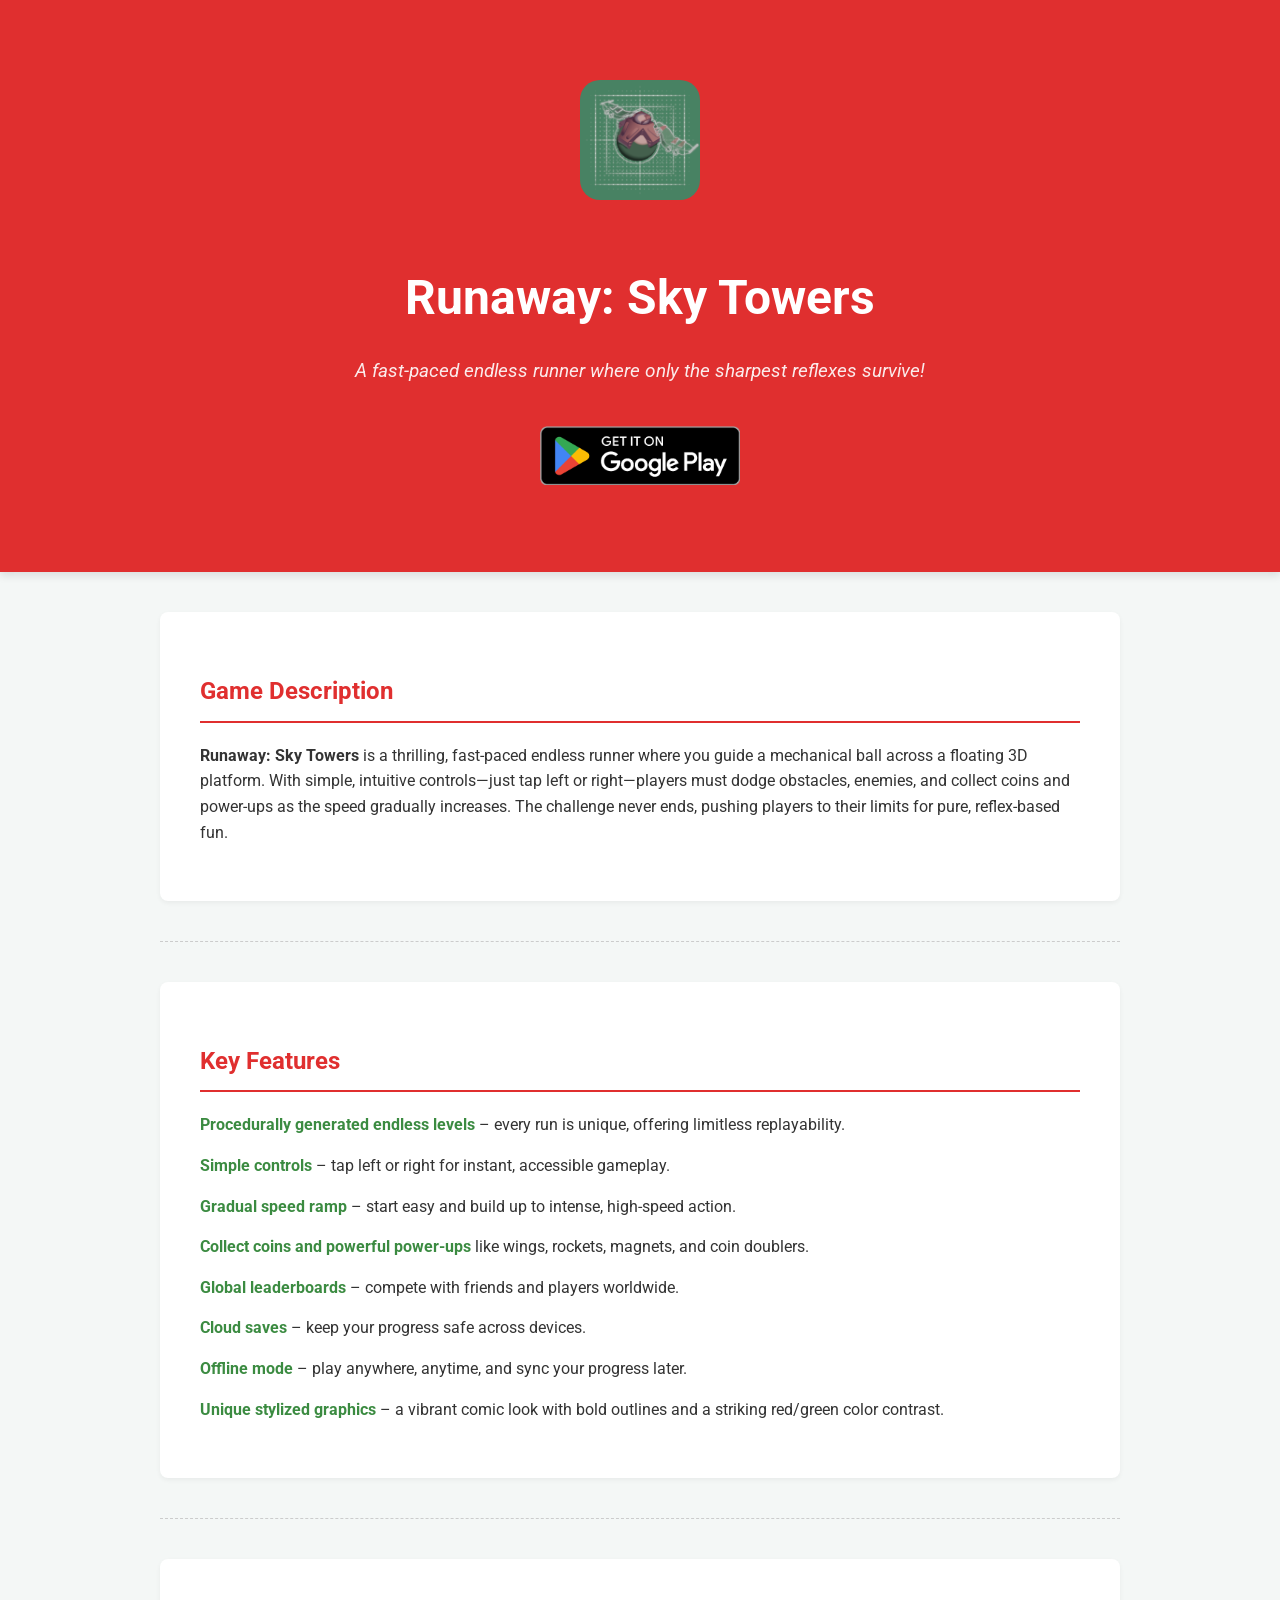
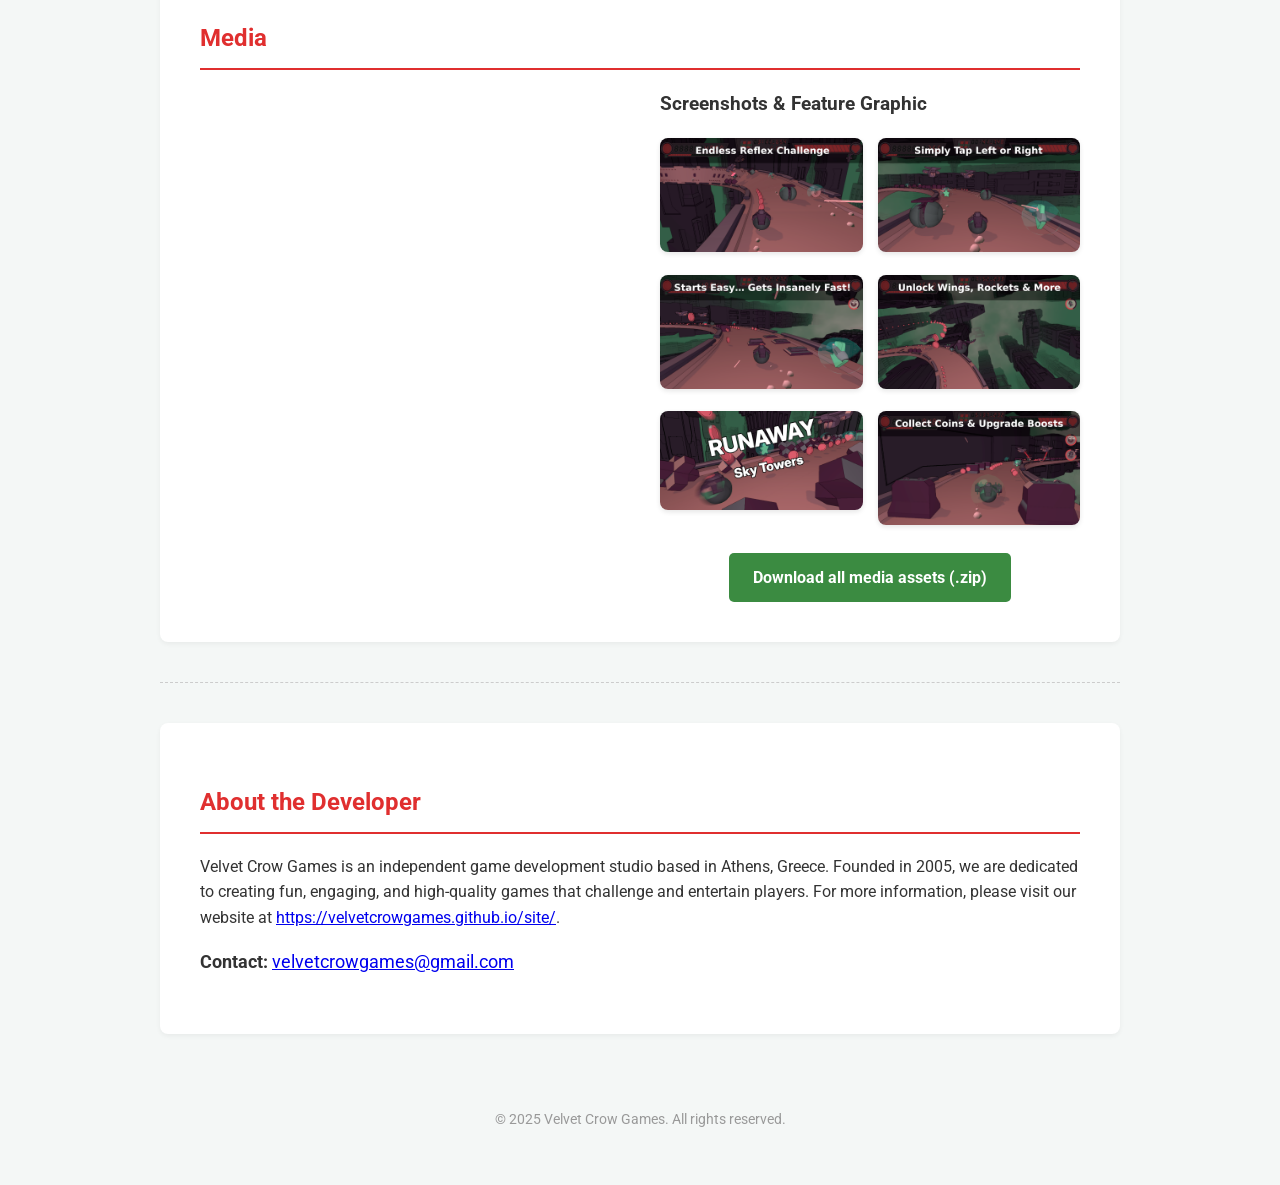
<file: index.html>
<!DOCTYPE html>
<html lang="en">
<head>
    <meta charset="UTF-8">
    <meta name="viewport" content="width=device-width, initial-scale=1.0">
    <link rel="icon" href="favicon.ico" type="image/x-icon">
    <title>Runaway: Sky Towers - Press Kit</title>
    <link rel="stylesheet" href="style.css">
    <link rel="preconnect" href="https://fonts.googleapis.com">
    <link rel="preconnect" href="https://fonts.gstatic.com" crossorigin>
    <link href="https://fonts.googleapis.com/css2?family=Roboto:wght@400;700&display=swap" rel="stylesheet">
</head>
<body>

    <header class="hero">
        <div class="container">
            <img src="images/logo512.png" alt="Runaway: Sky Towers Game Icon" class="game-icon">
            <h1>Runaway: Sky Towers</h1>
            <p class="tagline">A fast-paced endless runner where only the sharpest reflexes survive!</p>
            <a href="https://play.google.com/store/apps/details?id=com.mtrstd.runaway" class="download-link">
                <img src="images/GetItOnGooglePlay_Badge_Web_color_English.png" alt="Get it on Google Play" class="google-play-badge">
            </a>
        </div>
    </header>

    <main class="container">

        <section class="game-info">
            <h2>Game Description</h2>
            <p><strong>Runaway: Sky Towers</strong> is a thrilling, fast-paced endless runner where you guide a mechanical ball across a floating 3D platform. With simple, intuitive controls—just tap left or right—players must dodge obstacles, enemies, and collect coins and power-ups as the speed gradually increases. The challenge never ends, pushing players to their limits for pure, reflex-based fun.</p>
        </section>

        <hr>

        <section class="features">
            <h2>Key Features</h2>
            <ul>
                <li><strong>Procedurally generated endless levels</strong> – every run is unique, offering limitless replayability.</li>
                <li><strong>Simple controls</strong> – tap left or right for instant, accessible gameplay.</li>
                <li><strong>Gradual speed ramp</strong> – start easy and build up to intense, high-speed action.</li>
                <li><strong>Collect coins and powerful power-ups</strong> like wings, rockets, magnets, and coin doublers.</li>
                <li><strong>Global leaderboards</strong> – compete with friends and players worldwide.</li>
                <li><strong>Cloud saves</strong> – keep your progress safe across devices.</li>
                <li><strong>Offline mode</strong> – play anywhere, anytime, and sync your progress later.</li>
                <li><strong>Unique stylized graphics</strong> – a vibrant comic look with bold outlines and a striking red/green color contrast.</li>
            </ul>
        </section>

        <hr>

        <section class="media">
            <h2>Media</h2>
            <div class="media-container">
                <div class="video-embed">
                    <iframe width="560" height="315" src="https://www.youtube.com/embed/vqihbIUhgPY?si=bxf9UjQrjkVj0zNG" title="YouTube video player" frameborder="0" allow="accelerometer; autoplay; clipboard-write; encrypted-media; gyroscope; picture-in-picture; web-share" referrerpolicy="strict-origin-when-cross-origin" allowfullscreen></iframe>
                </div>
                <div class="image-gallery">
                    <h3>Screenshots & Feature Graphic</h3>
                    <div class="gallery-grid">
                        <a href="images/shot1-thumbnail.png" download>
                            <img src="images/shot1.png" alt="Screenshot 1">
                        </a>
                        <a href="images/shot2-thumbnail.png" download>
                            <img src="images/shot2.png" alt="Screenshot 1">
                        </a>
                        <a href="images/shot3-thumbnail.png" download>
                            <img src="images/shot3.png" alt="Screenshot 1">
                        </a>
                        <a href="images/shot4-thumbnail.png" download>
                            <img src="images/shot4.png" alt="Screenshot 1">
                        </a>
                        <a href="images/feature-graphic-thumbnail.png" download>
                            <img src="images/feature-graphic.png" alt="Screenshot 1">
                        </a>
                        <a href="images/shot5-thumbnail.png" download>
                            <img src="images/shot5.png" alt="Screenshot 1">
                        </a>
                    </div>
                    <a href="assets.zip" class="download-all-button" download>Download all media assets (.zip)</a>
                </div>
            </div>
        </section>

        <hr>

        <section class="about-dev">
            <h2>About the Developer</h2>
            <p>Velvet Crow Games is an independent game development studio based in Athens, Greece. Founded in 2005, we are dedicated to creating fun, engaging, and high-quality games that challenge and entertain players. For more information, please visit our website at <a href="https://velvetcrowgames.github.io/site/">https://velvetcrowgames.github.io/site/</a>.</p>
            <p class="contact-info"><strong>Contact:</strong> <a href="mailto:velvetcrowgames@gmail.com">velvetcrowgames@gmail.com</a></p>
        </section>

    </main>

    <footer>
        <div class="container">
            <p>&copy; 2025 Velvet Crow Games. All rights reserved.</p>
        </div>
    </footer>

</body>
</html>
</file>
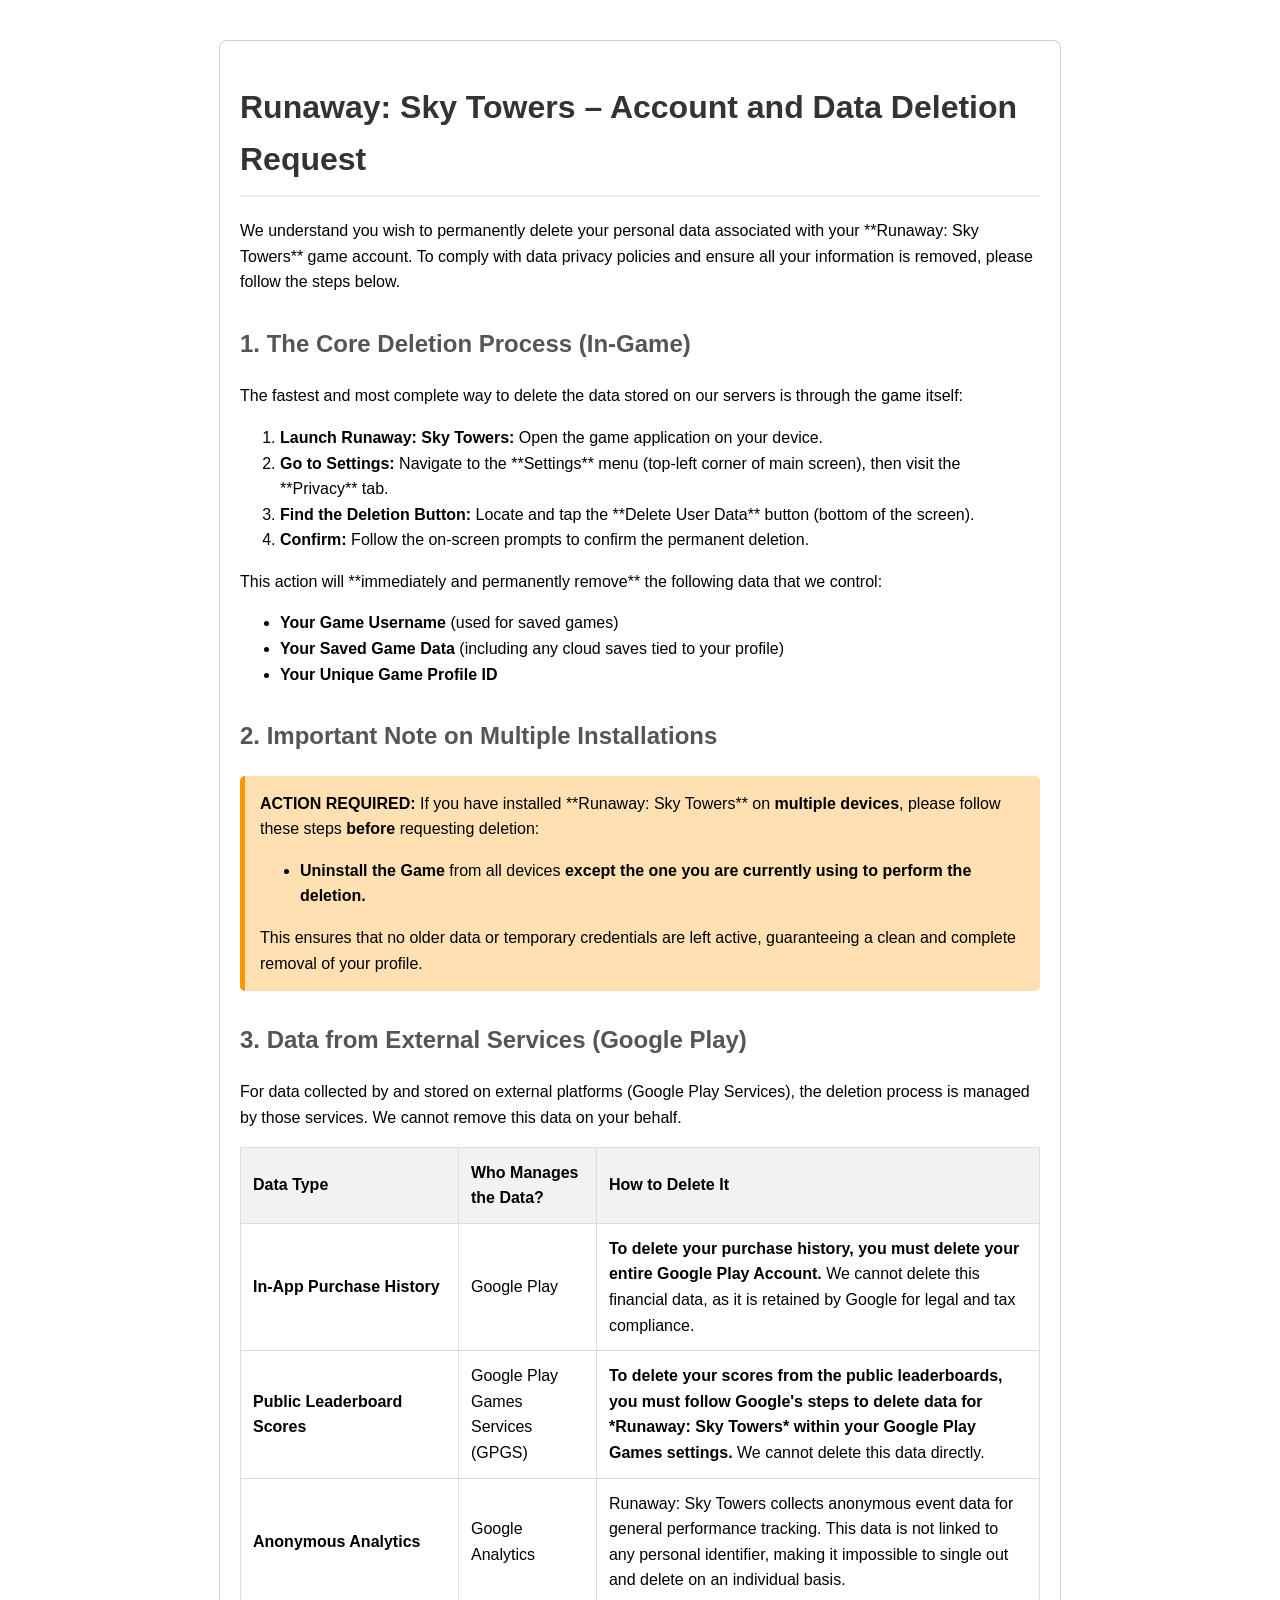
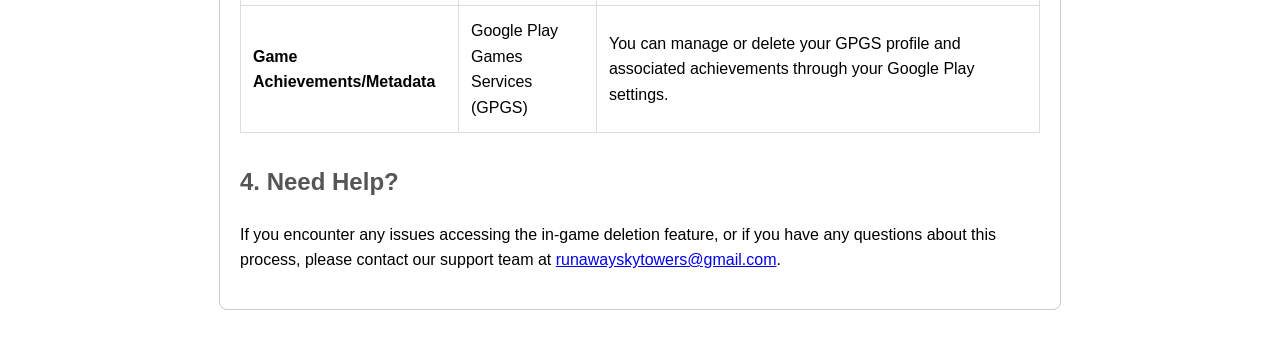
<file: pages/data_deletion.html>
<!DOCTYPE html>
<html lang="en">

<head>
    <meta charset="UTF-8">
    <meta name="viewport" content="width=device-width, initial-scale=1.0">
    <title>Runaway: Sky Towers Data Deletion Request</title>
    <style>
        body {
            font-family: Arial, sans-serif;
            line-height: 1.6;
            max-width: 800px;
            margin: 40px auto;
            padding: 20px;
            border: 1px solid #ccc;
            border-radius: 8px;
        }

        h1 {
            color: #333;
            border-bottom: 2px solid #eee;
            padding-bottom: 10px;
        }

        h2 {
            color: #555;
            margin-top: 30px;
        }

        .alert {
            background-color: #ffe0b2;
            padding: 15px;
            border-radius: 5px;
            margin-bottom: 20px;
            border-left: 5px solid #ff9800;
        }

        table {
            width: 100%;
            border-collapse: collapse;
            margin-top: 15px;
        }

        th,
        td {
            border: 1px solid #ddd;
            padding: 12px;
            text-align: left;
        }

        th {
            background-color: #f2f2f2;
        }
    </style>
</head>

<body>

    <h1>Runaway: Sky Towers – Account and Data Deletion Request</h1>

    <p>We understand you wish to permanently delete your personal data associated with your **Runaway: Sky Towers** game
        account. To comply with data privacy policies and ensure all your information is removed, please follow the
        steps below.</p>

    <h2>1. The Core Deletion Process (In-Game)</h2>
    <p>The fastest and most complete way to delete the data stored on our servers is through the game itself:</p>
    <ol>
        <li><strong>Launch Runaway: Sky Towers:</strong> Open the game application on your device.</li>
        <li><strong>Go to Settings:</strong> Navigate to the **Settings** menu (top-left corner of main screen), then visit the **Privacy** tab.</li>
        <li><strong>Find the Deletion Button:</strong> Locate and tap the **Delete User Data** button (bottom of the screen).
        </li>
        <li><strong>Confirm:</strong> Follow the on-screen prompts to confirm the permanent deletion.</li>
    </ol>

    <p>This action will **immediately and permanently remove** the following data that we control:</p>
    <ul>
        <li><strong>Your Game Username</strong> (used for saved games)</li>
        <li><strong>Your Saved Game Data</strong> (including any cloud saves tied to your profile)</li>
        <li><strong>Your Unique Game Profile ID</strong></li>
    </ul>

    <h2>2. Important Note on Multiple Installations</h2>
    <div class="alert">
        <strong>ACTION REQUIRED:</strong> If you have installed **Runaway: Sky Towers** on <strong>multiple
            devices</strong>, please follow these steps <strong>before</strong> requesting deletion:
        <ul>
            <li><strong>Uninstall the Game</strong> from all devices <strong>except the one you are currently using to
                    perform the deletion.</strong></li>
        </ul>
        This ensures that no older data or temporary credentials are left active, guaranteeing a clean and complete
        removal of your profile.
    </div>


    <h2>3. Data from External Services (Google Play)</h2>
    <p>For data collected by and stored on external platforms (Google Play Services), the deletion process is managed by
        those services. We cannot remove this data on your behalf.</p>

    <table>
        <thead>
            <tr>
                <th>Data Type</th>
                <th>Who Manages the Data?</th>
                <th>How to Delete It</th>
            </tr>
        </thead>
        <tbody>
            <tr>
                <td><strong>In-App Purchase History</strong></td>
                <td>Google Play</td>
                <td><strong>To delete your purchase history, you must delete your entire Google Play Account.</strong>
                    We cannot delete this financial data, as it is retained by Google for legal and tax compliance.</td>
            </tr>
            <tr>
                <td><strong>Public Leaderboard Scores</strong></td>
                <td>Google Play Games Services (GPGS)</td>
                <td><strong>To delete your scores from the public leaderboards, you must follow Google's steps to delete
                        data for *Runaway: Sky Towers* within your Google Play Games settings.</strong> We cannot delete
                    this data directly.</td>
            </tr>
            <tr>
                <td><strong>Anonymous Analytics</strong></td>
                <td>Google Analytics</td>
                <td>Runaway: Sky Towers collects anonymous event data for general performance tracking. This data is not
                    linked to any personal identifier, making it impossible to single out and delete on an individual
                    basis.</td>
            </tr>
            <tr>
                <td><strong>Game Achievements/Metadata</strong></td>
                <td>Google Play Games Services (GPGS)</td>
                <td>You can manage or delete your GPGS profile and associated achievements through your Google Play
                    settings.</td>
            </tr>
        </tbody>
    </table>

    <h2>4. Need Help?</h2>
    <p>If you encounter any issues accessing the in-game deletion feature, or if you have any questions about this
        process, please contact our support team at <a
            href="mailto:runawayskytowers@gmail.com">runawayskytowers@gmail.com</a>.</p>

</body>

</html>
</file>
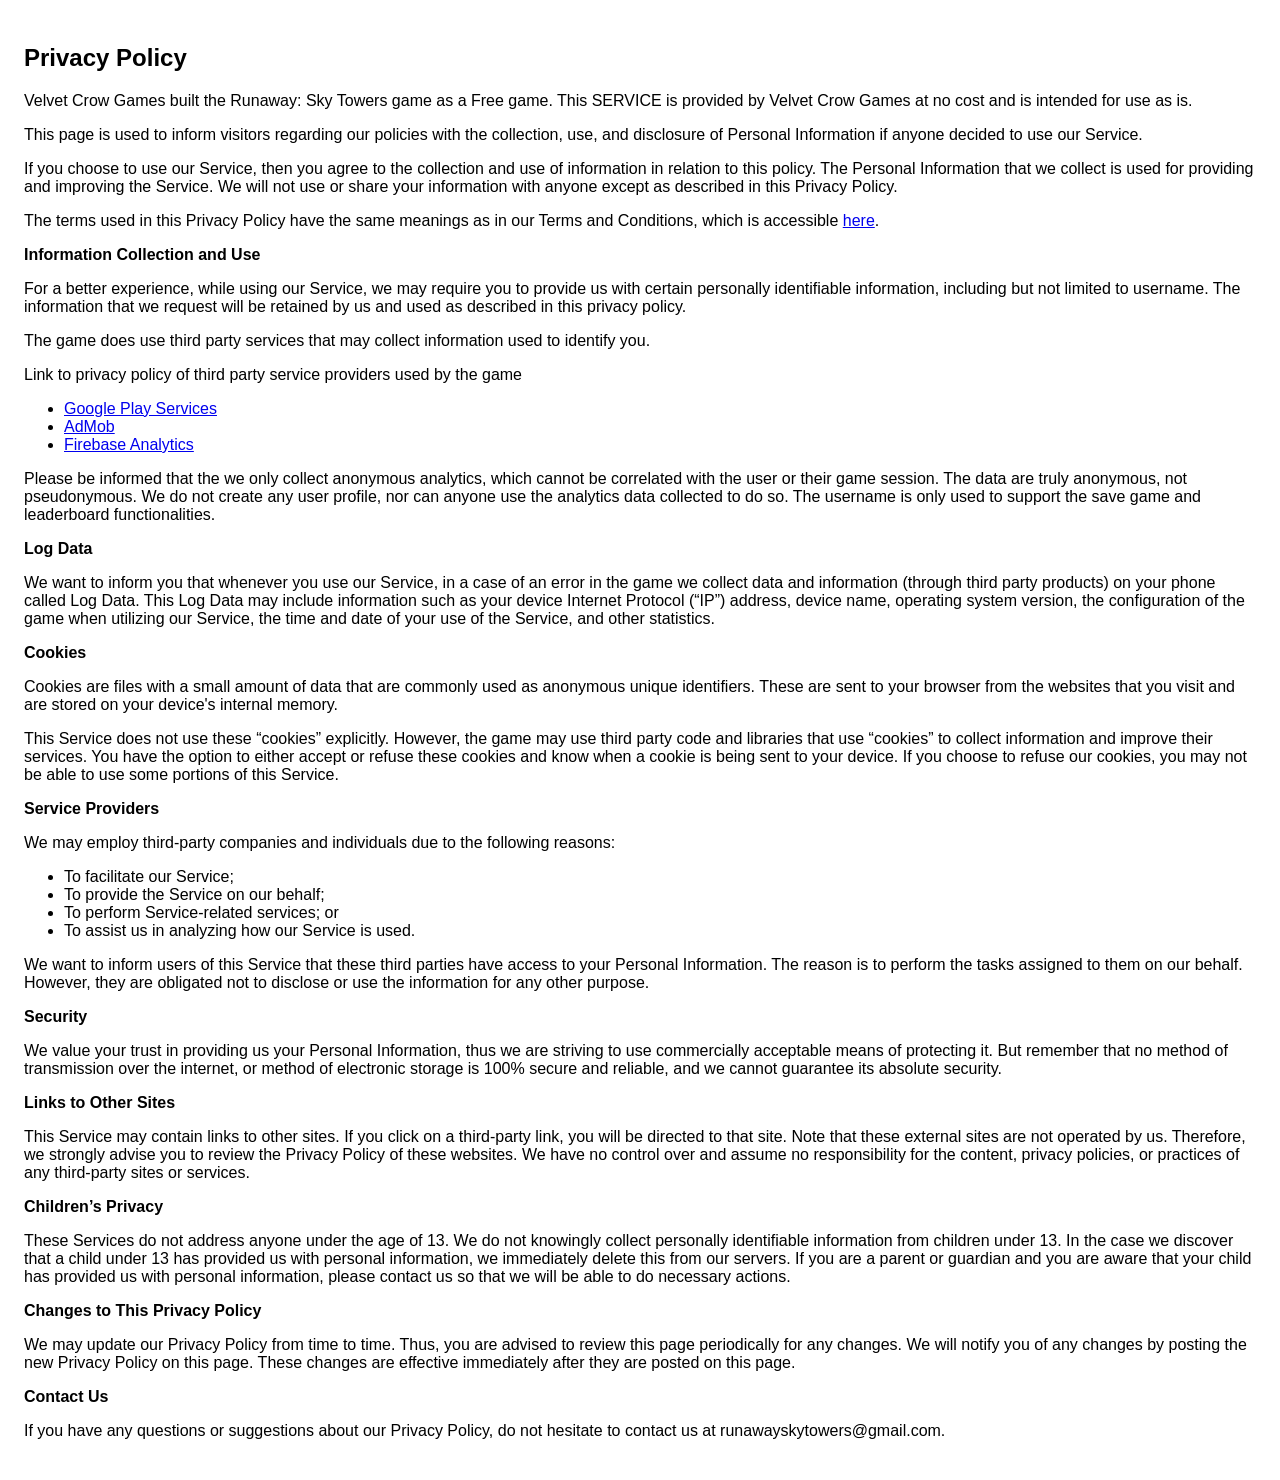
<file: pages/privacy_policy.html>
<!DOCTYPE html>
<html>

<head>
  <meta charset='utf-8'>
  <meta name='viewport' content='width=device-width'>
  <title>Privacy Policy</title>
  <style>
    body {
      font-family: 'Helvetica Neue', Helvetica, Arial, sans-serif;
      padding: 1em;
    }
  </style>
</head>

<body>
  <h2>Privacy Policy</h2>
  <p>
    Velvet Crow Games built the Runaway: Sky Towers game as
    a Free game. This SERVICE is provided by
    Velvet Crow Games at no cost and is intended for
    use as is.
  </p>
  <p>
    This page is used to inform visitors regarding
    our policies with the collection, use, and
    disclosure of Personal Information if anyone decided to use
    our Service.
  </p>
  <p>
    If you choose to use our Service, then you agree
    to the collection and use of information in relation to this
    policy. The Personal Information that we collect is
    used for providing and improving the Service.
    We will not use or share your
    information with anyone except as described in this Privacy
    Policy.
  </p>
  <p>
    The terms used in this Privacy Policy have the same meanings
    as in our Terms and Conditions, which is accessible <a
      href="https://velvetcrowgames.github.io/runaway-sky-towers/pages/terms_and_conditions.html">here</a>.
  </p>
  <p><strong>Information Collection and Use</strong></p>
  <p>
    For a better experience, while using our Service,
    we may require you to provide us with certain
    personally identifiable information, including but not limited to username. The
    information that we request will be
    retained by us and used as described in this privacy policy.
  </p>
  <p>
    The game does use third party services that may collect
    information used to identify you.
  </p>
  <div>
    <p>
      Link to privacy policy of third party service providers
      used by the game
    </p>
    <ul>
      <li><a href="https://www.google.com/policies/privacy/" target="_blank">Google Play Services</a></li>
      <li><a href="https://support.google.com/admob/answer/6128543?hl=en" target="_blank">AdMob</a></li>
      <li><a href="https://firebase.google.com/policies/analytics" target="_blank">Firebase Analytics</a></li>
      <!----><!----><!----><!----><!----><!----><!----><!----><!----><!----><!---->
    </ul>
    <p>
      Please be informed that the we only collect anonymous analytics, which cannot be correlated with the user or their
      game session. The data are truly anonymous, not pseudonymous. We do not create any user profile, nor can anyone
      use the analytics data collected to do so. The username is only used to support the save game and leaderboard
      functionalities.
    </p>
  </div>
  <p><strong>Log Data</strong></p>
  <p>
    We want to inform you that whenever
    you use our Service, in a case of an error in the
    game we collect data and information (through third
    party products) on your phone called Log Data. This Log Data
    may include information such as your device Internet
    Protocol (“IP”) address, device name, operating system
    version, the configuration of the game when utilizing
    our Service, the time and date of your use of the
    Service, and other statistics.
  </p>
  <p><strong>Cookies</strong></p>
  <p>
    Cookies are files with a small amount of data that are
    commonly used as anonymous unique identifiers. These are
    sent to your browser from the websites that you visit and
    are stored on your device's internal memory.
  </p>
  <p>
    This Service does not use these “cookies” explicitly.
    However, the game may use third party code and libraries that
    use “cookies” to collect information and improve their
    services. You have the option to either accept or refuse
    these cookies and know when a cookie is being sent to your
    device. If you choose to refuse our cookies, you may not be
    able to use some portions of this Service.
  </p>
  <p><strong>Service Providers</strong></p>
  <p>
    We may employ third-party companies
    and individuals due to the following reasons:
  </p>
  <ul>
    <li>To facilitate our Service;</li>
    <li>To provide the Service on our behalf;</li>
    <li>To perform Service-related services; or</li>
    <li>To assist us in analyzing how our Service is used.</li>
  </ul>
  <p>
    We want to inform users of this
    Service that these third parties have access to your
    Personal Information. The reason is to perform the tasks
    assigned to them on our behalf. However, they are obligated
    not to disclose or use the information for any other
    purpose.
  </p>
  <p><strong>Security</strong></p>
  <p>
    We value your trust in providing us
    your Personal Information, thus we are striving to use
    commercially acceptable means of protecting it. But remember
    that no method of transmission over the internet, or method
    of electronic storage is 100% secure and reliable, and
    we cannot guarantee its absolute security.
  </p>
  <p><strong>Links to Other Sites</strong></p>
  <p>
    This Service may contain links to other sites. If you click
    on a third-party link, you will be directed to that site.
    Note that these external sites are not operated by
    us. Therefore, we strongly advise you to
    review the Privacy Policy of these websites.
    We have no control over and assume no
    responsibility for the content, privacy policies, or
    practices of any third-party sites or services.
  </p>
  <p><strong>Children’s Privacy</strong></p>
  <p>
    These Services do not address anyone under the age of 13.
    We do not knowingly collect personally
    identifiable information from children under 13. In the case
    we discover that a child under 13 has provided
    us with personal information,
    we immediately delete this from our servers. If you
    are a parent or guardian and you are aware that your child
    has provided us with personal information, please contact
    us so that we will be able to do
    necessary actions.
  </p>
  <p><strong>Changes to This Privacy Policy</strong></p>
  <p>
    We may update our Privacy Policy from
    time to time. Thus, you are advised to review this page
    periodically for any changes. We will
    notify you of any changes by posting the new Privacy Policy
    on this page. These changes are effective immediately after
    they are posted on this page.
  </p>
  <p><strong>Contact Us</strong></p>
  <p>
    If you have any questions or suggestions about
    our Privacy Policy, do not hesitate to contact
    us at runawayskytowers@gmail.com.
  </p>
</body>

</html>
</file>
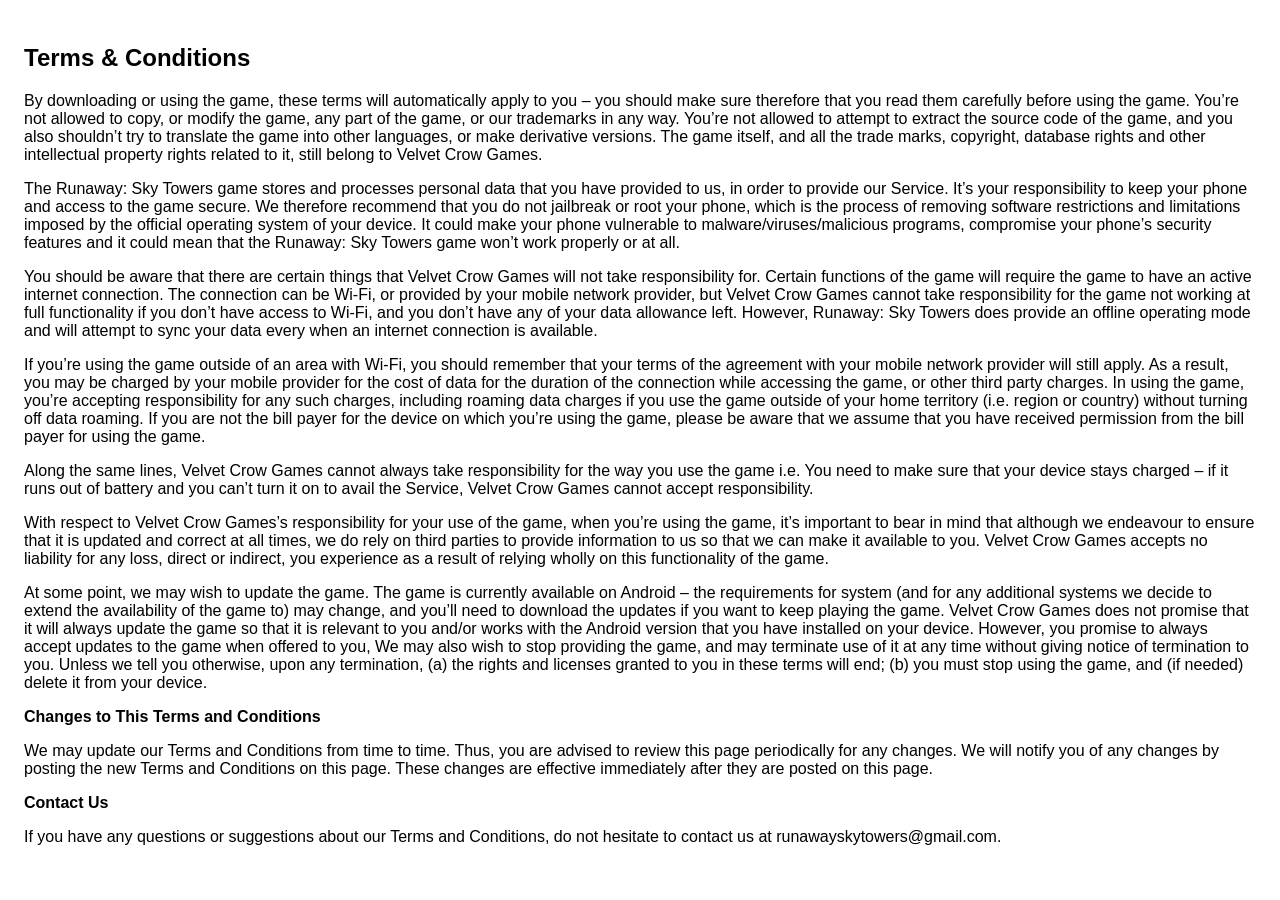
<file: pages/terms_and_conditions.html>
<!DOCTYPE html>
<html>

<head>
  <meta charset='utf-8'>
  <meta name='viewport' content='width=device-width'>
  <title>Terms &amp; Conditions</title>
  <style>
    body {
      font-family: 'Helvetica Neue', Helvetica, Arial, sans-serif;
      padding: 1em;
    }
  </style>
</head>

<body>
  <h2>Terms &amp; Conditions</h2>
  <p>
    By downloading or using the game, these terms will
    automatically apply to you – you should make sure therefore
    that you read them carefully before using the game. You’re
    not allowed to copy, or modify the game, any part of the game,
    or our trademarks in any way. You’re not allowed to attempt
    to extract the source code of the game, and you also
    shouldn’t try to translate the game into other languages, or
    make derivative versions. The game itself, and all the trade
    marks, copyright, database rights and other intellectual
    property rights related to it, still belong to
    Velvet Crow Games.
  </p>
  <p>
    The Runaway: Sky Towers game stores and processes personal data
    that you have provided to us, in order to provide
    our Service. It’s your responsibility to keep your
    phone and access to the game secure. We therefore recommend
    that you do not jailbreak or root your phone, which is the
    process of removing software restrictions and limitations
    imposed by the official operating system of your device. It
    could make your phone vulnerable to
    malware/viruses/malicious programs, compromise your phone’s
    security features and it could mean that the
    Runaway: Sky Towers game won’t work properly or at all.
  </p>
  <p>
    You should be aware that there are certain things that
    Velvet Crow Games will not take responsibility for.
    Certain functions of the game will require the game to have an
    active internet connection. The connection can be Wi-Fi, or
    provided by your mobile network provider, but
    Velvet Crow Games cannot take responsibility for the
    game not working at full functionality if you don’t have
    access to Wi-Fi, and you don’t have any of your data
    allowance left. However, Runaway: Sky Towers does provide an offline operating mode and will attempt to sync your
    data every when an internet connection is available.
  </p>
  <p></p>
  <p>
    If you’re using the game outside of an area with Wi-Fi, you
    should remember that your terms of the agreement with your
    mobile network provider will still apply. As a result, you
    may be charged by your mobile provider for the cost of data
    for the duration of the connection while accessing the game,
    or other third party charges. In using the game, you’re
    accepting responsibility for any such charges, including
    roaming data charges if you use the game outside of your home
    territory (i.e. region or country) without turning off data
    roaming. If you are not the bill payer for the device on
    which you’re using the game, please be aware that we assume
    that you have received permission from the bill payer for
    using the game.
  </p>
  <p>
    Along the same lines, Velvet Crow Games cannot always
    take responsibility for the way you use the game i.e. You
    need to make sure that your device stays charged – if it
    runs out of battery and you can’t turn it on to avail the
    Service, Velvet Crow Games cannot accept
    responsibility.
  </p>
  <p>
    With respect to Velvet Crow Games’s responsibility for
    your use of the game, when you’re using the game, it’s
    important to bear in mind that although we endeavour to
    ensure that it is updated and correct at all times, we do
    rely on third parties to provide information to us so that
    we can make it available to you.
    Velvet Crow Games accepts no liability for any loss,
    direct or indirect, you experience as a result of relying
    wholly on this functionality of the game.
  </p>
  <p>
    At some point, we may wish to update the game. The game is
    currently available on Android – the requirements for
    system (and for any additional systems we
    decide to extend the availability of the game to) may change,
    and you’ll need to download the updates if you want to keep
    playing the game. Velvet Crow Games does not promise that
    it will always update the game so that it is relevant to you
    and/or works with the Android version that you have
    installed on your device. However, you promise to always
    accept updates to the game when offered to you, We
    may also wish to stop providing the game, and may terminate
    use of it at any time without giving notice of termination
    to you. Unless we tell you otherwise, upon any termination,
    (a) the rights and licenses granted to you in these terms
    will end; (b) you must stop using the game, and (if needed)
    delete it from your device.
  </p>
  <p><strong>Changes to This Terms and Conditions</strong></p>
  <p>
    We may update our Terms and Conditions
    from time to time. Thus, you are advised to review this page
    periodically for any changes. We will
    notify you of any changes by posting the new Terms and
    Conditions on this page. These changes are effective
    immediately after they are posted on this page.
  </p>
  <p><strong>Contact Us</strong></p>
  <p>
    If you have any questions or suggestions about
    our Terms and Conditions, do not hesitate to
    contact us at runawayskytowers@gmail.com.
  </p>
</body>

</html>
</file>
<file: style.css>
body {
    font-family: 'Roboto', sans-serif;
    line-height: 1.6;
    margin: 0;
    padding: 0;
    background-color: #f4f7f6;
    color: #333;
}

.container {
    max-width: 960px;
    margin: 0 auto;
    padding: 20px;
}

.hero {
    background-color: #e02f2f; /* A bold red for the hero section */
    color: white;
    text-align: center;
    padding: 60px 20px;
    box-shadow: 0 4px 8px rgba(0, 0, 0, 0.1);
}

.hero h1 {
    font-size: 3em;
    margin-bottom: 10px;
    font-weight: 700;
}

.hero .game-icon {
    width: 120px;
    height: 120px;
    border-radius: 20px;
    margin-bottom: 20px;
}

.hero .tagline {
    font-size: 1.2em;
    font-style: italic;
    opacity: 0.9;
}

.google-play-badge {
    width: 200px;
    margin-top: 20px;
    transition: transform 0.3s ease;
}

.google-play-badge:hover {
    transform: scale(1.05);
}

section {
    background-color: white;
    padding: 40px;
    margin-top: 20px;
    border-radius: 8px;
    box-shadow: 0 2px 5px rgba(0, 0, 0, 0.05);
}

h2 {
    color: #e02f2f;
    border-bottom: 2px solid #e02f2f;
    padding-bottom: 10px;
    margin-bottom: 20px;
}

ul {
    list-style-type: none;
    padding: 0;
}

li {
    margin-bottom: 15px;
}

li strong {
    color: #3b8b41; /* A contrasting green for the feature titles */
}

hr {
    border: none;
    border-top: 1px dashed #ccc;
    margin: 40px 0;
}

.media-container {
    display: flex;
    flex-direction: column;
    gap: 40px;
}

.video-embed {
    position: relative;
    width: 100%;
    padding-bottom: 56.25%; /* 16:9 aspect ratio */
    height: 0;
    overflow: hidden;
    border-radius: 8px;
}

.video-embed iframe {
    position: absolute;
    top: 0;
    left: 0;
    width: 100%;
    height: 100%;
    border: 0;
}

.image-gallery h3 {
    margin-top: 0;
}

.gallery-grid {
    display: grid;
    grid-template-columns: repeat(auto-fit, minmax(150px, 1fr));
    gap: 15px;
    margin-bottom: 20px;
}

.gallery-grid img {
    width: 100%;
    height: auto;
    border-radius: 8px;
    box-shadow: 0 2px 5px rgba(0, 0, 0, 0.1);
    transition: transform 0.2s ease, box-shadow 0.2s ease;
}

.gallery-grid img:hover {
    transform: translateY(-5px);
    box-shadow: 0 5px 15px rgba(0, 0, 0, 0.2);
}

.download-all-button {
    display: block;
    width: fit-content;
    margin: 0 auto;
    padding: 12px 24px;
    background-color: #3b8b41;
    color: white;
    text-decoration: none;
    border-radius: 5px;
    font-weight: bold;
    transition: background-color 0.3s ease;
}

.download-all-button:hover {
    background-color: #2e6e33;
}

.about-dev p.contact-info {
    font-size: 1.1em;
}

footer {
    text-align: center;
    padding: 20px;
    color: #999;
    font-size: 0.9em;
}

@media (min-width: 768px) {
    .media-container {
        flex-direction: row;
        align-items: flex-start;
    }

    .video-embed, .image-gallery {
        flex: 1;
    }
}
</file>
